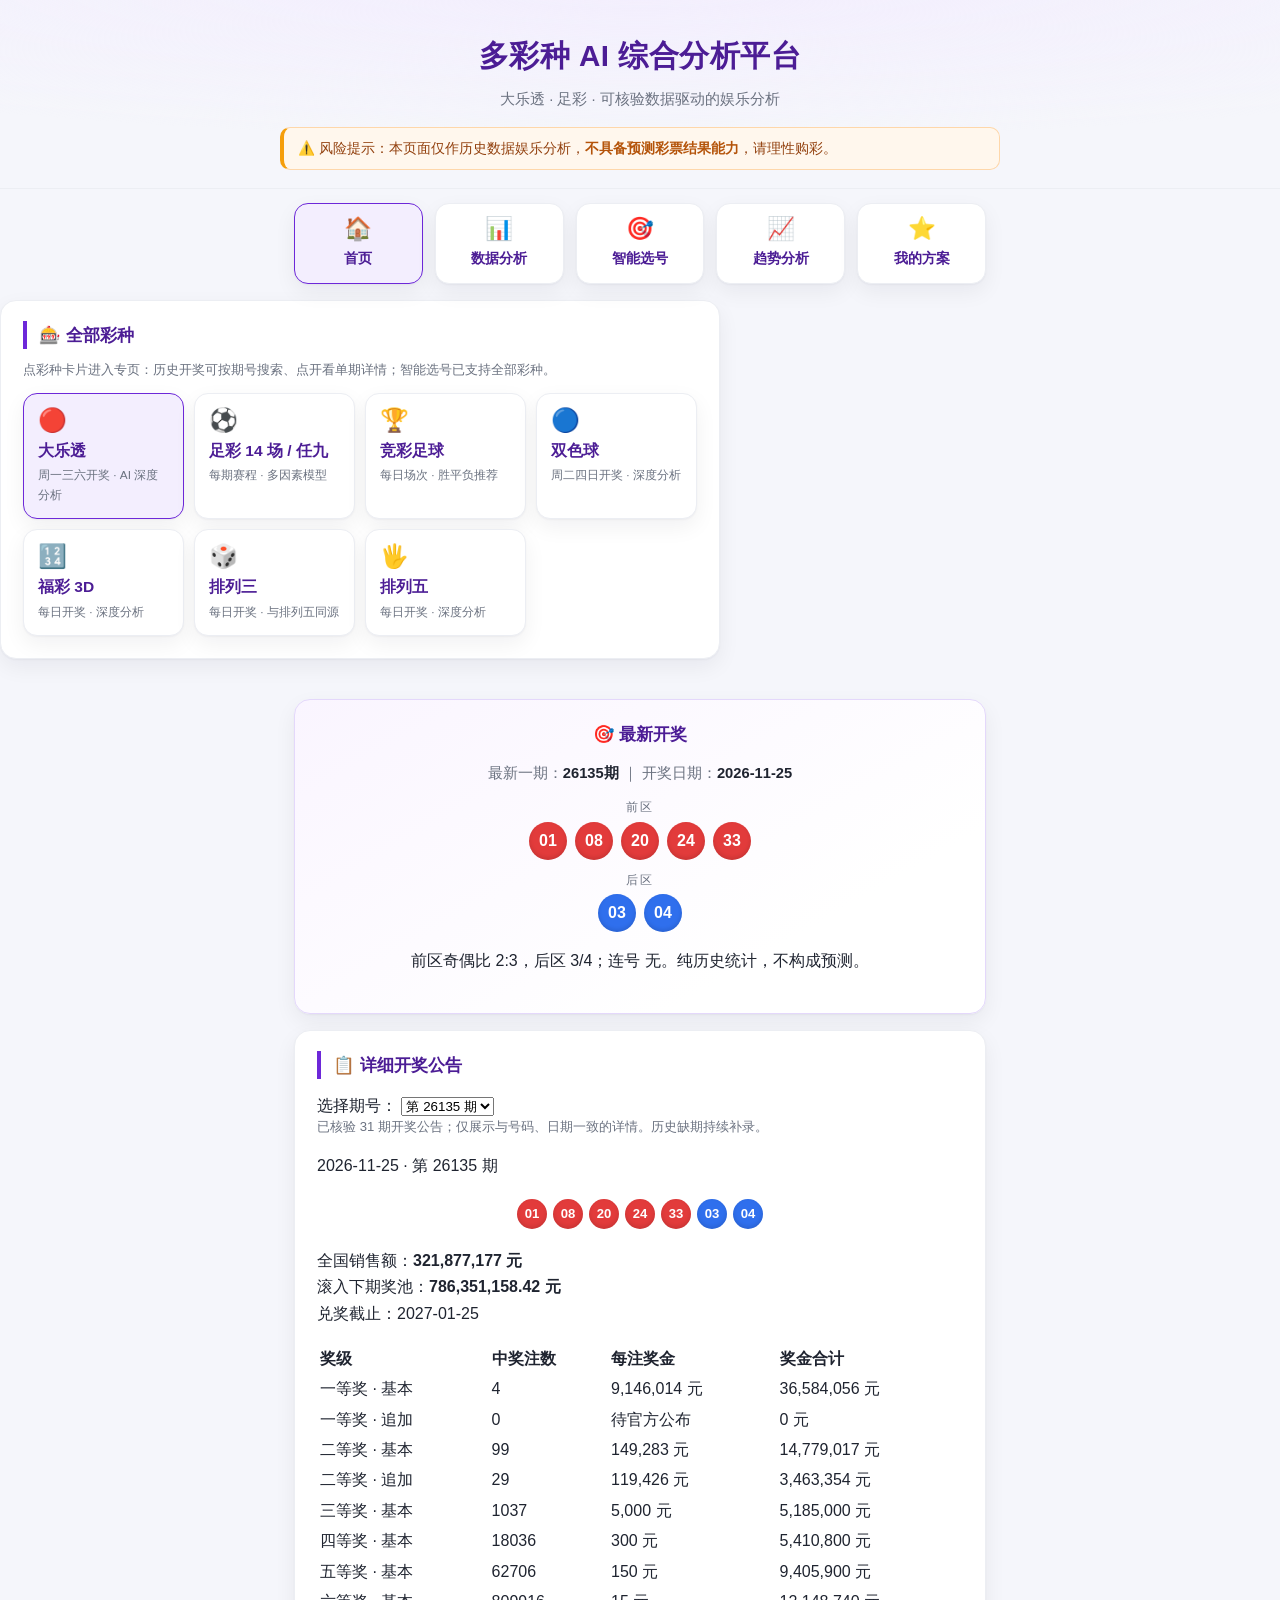
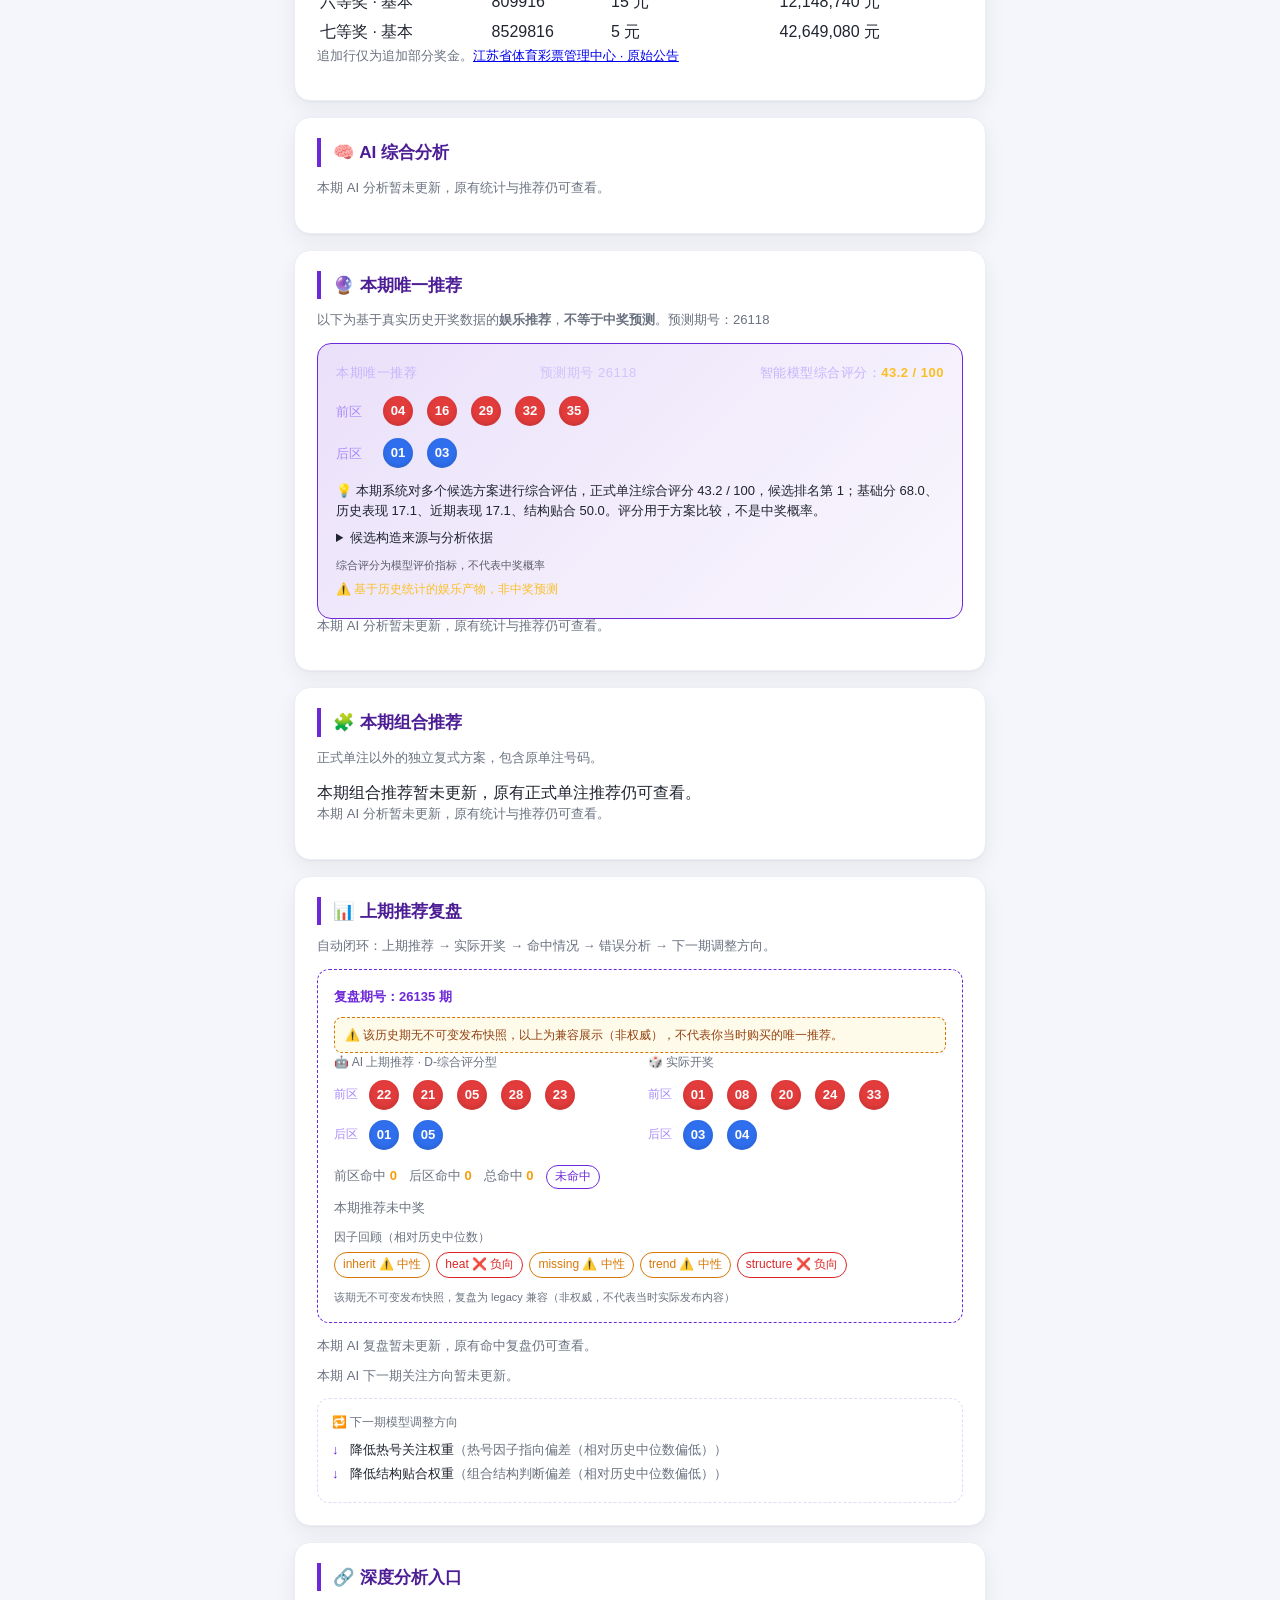
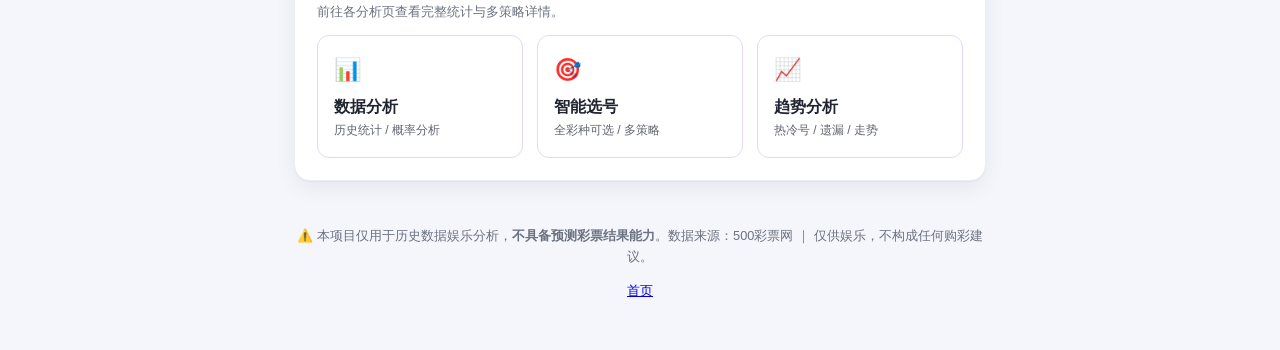
<file: public/index.html>
<!DOCTYPE html>
<html lang="zh-CN" prefix="og: https://ogp.me/ns#">
<head>
  <meta charset="UTF-8" />
  <meta name="viewport" content="width=device-width, initial-scale=1.0, viewport-fit=cover" />

  <!-- ===== SEO 基础 ===== -->
  <title>多彩种 AI 综合分析平台 - 大乐透与足彩数据分析</title>
  <meta name="description" content="多彩种 AI 综合分析平台：大乐透、双色球、福彩3D、排列三、排列五全量历史开奖统计、深度分析与多策略娱乐推荐，另有足彩胜负彩与竞彩足球分析。仅作娱乐研究，不预测彩票结果。" />
  <meta name="keywords" content="大乐透,大乐透分析,历史开奖数据,热号,冷号,彩票统计,娱乐分析,不预测" />
  <meta name="robots" content="index,follow" />
  <meta name="theme-color" content="#6d28d9" />
  <link rel="canonical" href="https://dlt-assistant.pages.dev/" />

  <!-- ===== favicon（内联 SVG，无外部依赖） ===== -->
  <link rel="icon" href="data:image/svg+xml,%3Csvg xmlns='http://www.w3.org/2000/svg' viewBox='0 0 64 64'%3E%3Crect width='64' height='64' rx='14' fill='%236d28d9'/%3E%3Ctext x='32' y='44' font-size='36' text-anchor='middle' fill='%23ffffff' font-family='sans-serif'%3E%E4%B9%90%3C/text%3E%3C/svg%3E" />

  <!-- ===== Open Graph / Twitter ===== -->
  <meta property="og:type" content="website" />
  <meta property="og:title" content="多彩种 AI 综合分析平台 - 大乐透/双色球/福彩3D/排列三/排列五/足彩/竞彩" />
  <meta property="og:description" content="大乐透、双色球、福彩3D、排列三、排列五全量历史开奖的统计深度分析与多策略娱乐推荐，及足彩/竞彩分析。仅娱乐，不预测。" />
  <meta property="og:url" content="https://dlt-assistant.pages.dev/" />
  <meta property="og:image" content="./assets/og-cover.png" />
  <meta property="og:locale" content="zh_CN" />
  <meta name="twitter:card" content="summary_large_image" />

  <link rel="stylesheet" href="./style.css" />
</head>
<body>
  <header class="site-header">
    <div class="brand">
      <h1>多彩种 AI 综合分析平台</h1>
      <p class="brand-tag">大乐透 · 足彩 · 可核验数据驱动的娱乐分析</p>
    </div>
    <div class="risk-banner">
      ⚠️ 风险提示：本页面仅作历史数据娱乐分析，<strong>不具备预测彩票结果能力</strong>，请理性购彩。
    </div>
  </header>

  <!-- 主导航（B-2：全局统一导航，当前页高亮） -->
  <nav class="site-nav" aria-label="主导航">
    <a class="quick-item" href="./index.html" aria-current="page"><span class="qi-ico">🏠</span><span class="qi-label">首页</span></a>
    <a class="quick-item" href="./score.html"><span class="qi-ico">📊</span><span class="qi-label">数据分析</span></a>
    <a class="quick-item" href="./pick.html"><span class="qi-ico">🎯</span><span class="qi-label">智能选号</span></a>
    <a class="quick-item" href="./trend-v2.html"><span class="qi-ico">📈</span><span class="qi-label">趋势分析</span></a>
    <a class="quick-item" href="./my.html"><span class="qi-ico">⭐</span><span class="qi-label">我的方案</span></a>
  </nav>

  <section class="card lottery-hub" aria-label="全部彩种">
    <h2>🎰 全部彩种</h2>
    <p class="hint">点彩种卡片进入专页：历史开奖可按期号搜索、点开看单期详情；智能选号已支持全部彩种。</p>
    <div class="lottery-grid">
      <a class="lottery-card is-active" href="./index.html"><span class="lc-ico">🔴</span><span class="lc-name">大乐透</span><span class="lc-sub">周一三六开奖 · AI 深度分析</span></a>
      <a class="lottery-card" href="./football.html"><span class="lc-ico">⚽</span><span class="lc-name">足彩 14 场 / 任九</span><span class="lc-sub">每期赛程 · 多因素模型</span></a>
      <a class="lottery-card" href="./jingcai.html"><span class="lc-ico">🏆</span><span class="lc-name">竞彩足球</span><span class="lc-sub">每日场次 · 胜平负推荐</span></a>
      <a class="lottery-card" href="./ssq.html"><span class="lc-ico">🔵</span><span class="lc-name">双色球</span><span class="lc-sub">周二四日开奖 · 深度分析</span></a>
      <a class="lottery-card" href="./fc3d.html"><span class="lc-ico">🔢</span><span class="lc-name">福彩 3D</span><span class="lc-sub">每日开奖 · 深度分析</span></a>
      <a class="lottery-card" href="./pl3.html"><span class="lc-ico">🎲</span><span class="lc-name">排列三</span><span class="lc-sub">每日开奖 · 与排列五同源</span></a>
      <a class="lottery-card" href="./pl5.html"><span class="lc-ico">🖐️</span><span class="lc-name">排列五</span><span class="lc-sub">每日开奖 · 深度分析</span></a>
    </div>
  </section>

  <div id="error" class="error-box" hidden>
    <p>⚠️ 暂未读取到分析数据。</p>
    <p class="error-detail" id="error-detail">请稍后刷新页面重试。</p>
  </div>

  <main id="content" hidden>
    <!-- ① 最新开奖 -->
    <section class="card latest-result">
      <h2>🎯 最新开奖</h2>
      <p class="latest-meta">最新一期：<strong id="latest-issue">—</strong> ｜ 开奖日期：<strong id="latest-date">—</strong></p>
      <div class="latest-balls">
        <span class="grp-label">前区</span>
        <div class="ball-row" id="latest-front"></div>
        <span class="grp-label">后区</span>
        <div class="ball-row" id="latest-back"></div>
      </div>
      <p class="latest-analysis" id="latest-analysis">—</p>
    </section>

    <section class="card" aria-labelledby="draw-detail-title">
      <h2 id="draw-detail-title">📋 详细开奖公告</h2>
      <label for="draw-detail-issue">选择期号：</label>
      <select id="draw-detail-issue" aria-label="开奖详情期号"></select>
      <p id="draw-detail-coverage" class="hint"></p>
      <div id="draw-details-body" aria-live="polite">正在读取官方奖金详情…</div>
    </section>

    <section class="card" aria-labelledby="ai-overview-title">
      <h2 id="ai-overview-title">🧠 AI 综合分析</h2>
      <div id="ai-overview" aria-live="polite">正在读取本期 AI 分析…</div>
    </section>

    <!-- ② 本期唯一推荐（P1-1：普通用户仅见一条正式推荐；A/B/C/D 为后台候选，不在此呈现，
         用户无需在 A/B/C/D 之间做选择） -->
    <section class="card">
      <h2>🔮 本期唯一推荐</h2>
      <p class="hint">以下为基于真实历史开奖数据的<strong>娱乐推荐</strong>，<strong>不等于中奖预测</strong>。预测期号：<span id="rec-target">—</span></p>
      <div id="primary-recommendation"></div>
      <div id="ai-single" aria-live="polite">AI 单注分析读取中…</div>
    </section>

    <section class="card" aria-labelledby="compound-title">
      <h2 id="compound-title">🧩 本期组合推荐</h2>
      <p class="hint">正式单注以外的独立复式方案，包含原单注号码。</p>
      <div id="compound-body" aria-live="polite">正在读取本期组合方案…</div>
      <div id="ai-compound" aria-live="polite">AI 组合分析读取中…</div>
    </section>

    <!-- ③ 上期推荐复盘（占位，Phase 2 复盘数据就绪后自动填充） -->
    <section class="card">
      <h2>📊 上期推荐复盘</h2>
      <p class="hint">自动闭环：上期推荐 → 实际开奖 → 命中情况 → 错误分析 → 下一期调整方向。</p>
      <div id="review-placeholder" style="border:1px dashed var(--accent, #6d28d9);border-radius:12px;padding:16px;text-align:center;color:var(--muted,#94a3b8)">
        加载中…
      </div>
      <div id="ai-review" aria-live="polite" style="margin-top:16px">AI 复盘读取中…</div>
      <div id="ai-next" aria-live="polite" style="margin-top:12px"></div>
      <!-- ③ 下一期模型调整方向（D2.2：复盘闭环末环，随复盘数据自动填充） -->
      <div id="next-adjustment" style="margin-top:12px;border:1px dashed var(--accent-line, #e4d8fb);border-radius:12px;padding:14px;">
        <div style="font-size:12px;color:var(--muted,#94a3b8);margin-bottom:6px;">🔁 下一期模型调整方向</div>
        <div id="next-adjustment-body">加载中…</div>
      </div>
    </section>

    <!-- ④ 深度分析入口 -->
    <section class="card">
      <h2>🔗 深度分析入口</h2>
      <p class="hint">前往各分析页查看完整统计与多策略详情。</p>
      <div class="entry-grid" style="display:grid;grid-template-columns:repeat(auto-fit,minmax(200px,1fr));gap:14px;margin-top:8px">
        <a class="entry-card" href="./score.html" style="display:block;padding:16px;border:1px solid var(--accent-line,#e4d8fb);border-radius:12px;text-decoration:none;color:inherit">
          <div style="font-size:22px">📊</div><div style="font-weight:600;margin-top:6px">数据分析</div><div style="font-size:12px;opacity:.7">历史统计 / 概率分析</div>
        </a>
        <a class="entry-card" href="./pick.html" style="display:block;padding:16px;border:1px solid var(--accent-line,#e4d8fb);border-radius:12px;text-decoration:none;color:inherit">
          <div style="font-size:22px">🎯</div><div style="font-weight:600;margin-top:6px">智能选号</div><div style="font-size:12px;opacity:.7">全彩种可选 / 多策略</div>
        </a>
        <a class="entry-card" href="./trend-v2.html" style="display:block;padding:16px;border:1px solid var(--accent-line,#e4d8fb);border-radius:12px;text-decoration:none;color:inherit">
          <div style="font-size:22px">📈</div><div style="font-weight:600;margin-top:6px">趋势分析</div><div style="font-size:12px;opacity:.7">热冷号 / 遗漏 / 走势</div>
        </a>
      </div>
    </section>

    <footer class="site-footer">
      <p>⚠️ 本项目仅用于历史数据娱乐分析，<strong>不具备预测彩票结果能力</strong>。数据来源：500彩票网 ｜ 仅供娱乐，不构成任何购彩建议。</p>
      <p><a href="./index.html" class="back-link">首页</a></p>
    </footer>
  </main>

  <script src="./app.js?v=task46" defer></script>
  <script src="./draw-enhancements.js?v=task45" defer></script>
  <script src="./ai-cycle.js?v=task45" defer></script>
</body>
</html>
</file>
<file: public/style.css>
/* =========================================================
   大乐透 AI 娱乐分析助手 · 视觉样式 v1.1
   纯 CSS · 移动优先 · 无框架/无构建
   主题：品牌紫(#6d28d9) / 前区红(#e23b3b) / 后区蓝(#2f6fed)
   ========================================================= */

:root {
  --bg: #f5f6fb;
  --card: #ffffff;
  --text: #1f2430;
  --muted: #6b7280;
  --line: #eceef3;

  --accent: #6d28d9;        /* 品牌紫，与 favicon / theme-color 一致 */
  --accent-deep: #4c1d95;
  --accent-soft: #f3eefe;
  --accent-line: #e4d8fb;

  --front: #e23b3b;         /* 前区：红 */
  --back: #2f6fed;          /* 后区：蓝 */

  --warn: #b45309;
  --warn-bg: #fff7ed;
  --warn-line: #fed7aa;

  --shadow: 0 1px 2px rgba(17,24,39,.04), 0 8px 22px rgba(17,24,39,.06);
  --radius: 16px;
}

* { box-sizing: border-box; }

html, body {
  margin: 0;
  padding: 0;
  background: var(--bg);
  color: var(--text);
  font-family: -apple-system, BlinkMacSystemFont, "Segoe UI", "PingFang SC",
    "Hiragino Sans GB", "Microsoft YaHei", sans-serif;
  line-height: 1.65;
  -webkit-text-size-adjust: 100%;
  overflow-x: hidden;           /* 兜底：杜绝小屏横向滚动 */
}
html { scroll-behavior: smooth; }

/* ===================== 头部品牌区 ===================== */
.site-header {
  text-align: center;
  padding: calc(32px + env(safe-area-inset-top, 0px)) 16px 18px;
  background:
    radial-gradient(130% 120% at 50% -10%, var(--accent-soft) 0%, rgba(243,238,254,0) 70%),
    var(--bg);
  border-bottom: 1px solid var(--line);
}
.brand h1 {
  font-size: 1.6rem;
  margin: 0 0 6px;
  letter-spacing: .5px;
  color: var(--accent-deep);
  font-weight: 800;
}
.brand-tag {
  color: var(--muted);
  font-size: .92rem;
  margin: 0;
}
.subtitle {
  color: var(--muted);
  font-size: .9rem;
  margin: 0;
}
.risk-banner {
  max-width: 720px;
  margin: 16px auto 0;
  background: var(--warn-bg);
  border: 1px solid var(--warn-line);
  border-left: 4px solid #f59e0b;
  color: #92400e;
  border-radius: 10px;
  padding: 10px 14px;
  font-size: .85rem;
  line-height: 1.55;
  text-align: left;
}
.risk-banner strong { color: var(--warn); }

/* ===================== 页面级 header 微调（D-3 归并：原分散于 score/pick/trend/trend-v2.css） ===================== */
.score-header, .pick-header, .trend-header { padding-bottom: 14px; }
.score-header .brand h1, .pick-header .brand h1, .trend-header .brand h1 { font-size: 1.5rem; }

/* ===================== 导航项基类（.site-nav 复用；D-3 移除死容器 .quick-nav） ===================== */
.quick-item {
  display: flex;
  flex-direction: column;
  align-items: center;
  gap: 4px;
  padding: 14px 8px;
  background: var(--card);
  border: 1px solid var(--line);
  border-radius: 14px;
  box-shadow: var(--shadow);
  text-decoration: none;
  color: var(--text);
  transition: transform .15s ease, box-shadow .15s ease, border-color .15s ease;
}
.quick-item:hover {
  transform: translateY(-2px);
  border-color: var(--accent-line);
  box-shadow: 0 6px 16px rgba(109,40,217,.12);
}
.quick-item .qi-ico { font-size: 1.5rem; line-height: 1.2; }
.quick-item .qi-label { font-size: .96rem; font-weight: 700; color: var(--accent-deep); }
.quick-item .qi-sub { font-size: .74rem; color: var(--muted); }
.lottery-switch {
  max-width: 720px;
  margin: 12px auto 0;
  padding: 0 14px;
  display: flex;
  gap: 8px;
  align-items: center;
  overflow-x: auto;
}
.lottery-switch-label { color: var(--muted); font-size: .82rem; flex: 0 0 auto; }
.lottery-pill {
  flex: 0 0 auto;
  padding: 7px 12px;
  border: 1px solid var(--line);
  border-radius: 999px;
  background: var(--card);
  color: var(--text);
  text-decoration: none;
  font-size: .84rem;
  font-weight: 700;
}
.lottery-pill.is-active { border-color: var(--accent); color: var(--accent-deep); background: var(--accent-soft); }
.lottery-hub { max-width: 720px; margin: 12px auto 0; }
.lottery-grid {
  display: grid;
  grid-template-columns: repeat(auto-fill, minmax(158px, 1fr));
  gap: 10px;
}
.lottery-card {
  display: flex;
  flex-direction: column;
  gap: 3px;
  padding: 13px 14px;
  border: 1px solid var(--line);
  border-radius: 14px;
  background: var(--card);
  box-shadow: var(--shadow);
  text-decoration: none;
  color: var(--text);
  transition: transform .15s ease, box-shadow .15s ease, border-color .15s ease;
}
.lottery-card:hover { transform: translateY(-2px); border-color: var(--accent-line); box-shadow: 0 6px 16px rgba(109,40,217,.12); }
.lottery-card.is-active { border-color: var(--accent); background: var(--accent-soft); }
.lottery-card .lc-ico { font-size: 1.45rem; line-height: 1.2; }
.lottery-card .lc-name { font-size: .97rem; font-weight: 700; color: var(--accent-deep); }
.lottery-card .lc-sub { font-size: .74rem; color: var(--muted); }
@media (max-width: 400px) {
  .quick-item { padding: 12px 6px; }
  .quick-item .qi-label { font-size: .88rem; }
}

/* ===================== 主容器 ===================== */
main {
  max-width: 720px;
  margin: 0 auto;
  padding: 8px 14px 28px;
}

/* ===================== 卡片 ===================== */
.card {
  background: var(--card);
  border: 1px solid var(--line);
  border-radius: var(--radius);
  box-shadow: var(--shadow);
  padding: 18px 18px 20px;
  margin: 16px 0;
}
.card h2 {
  font-size: 1.08rem;
  margin: 0 0 14px;
  padding-left: 12px;
  border-left: 4px solid var(--accent);
  color: var(--accent-deep);
  font-weight: 700;
}

/* ① 产品介绍（hero 卡） */
.section-intro {
  background: linear-gradient(135deg, #faf5ff 0%, #ffffff 72%);
  border-color: var(--accent-line);
}
.section-intro h2 { border-left-color: var(--accent); }
.section-intro p { font-size: .92rem; margin: 8px 0; }
.intro-list,
.report-links {
  margin: 12px 0 4px;
  padding-left: 20px;
}
.intro-list li,
.report-links li {
  margin: 7px 0;
  font-size: .92rem;
  line-height: 1.6;
}
.report-links a {
  color: var(--accent);
  text-decoration: none;
  font-weight: 500;
  display: inline-block;        /* touch 友好：扩大命中区域 */
  padding: 8px 6px;
  margin: -8px -6px;
}
.report-links a:hover { text-decoration: underline; }

/* ===================== ② 数据覆盖卡（移动端首屏重点） ===================== */
.cover-card { text-align: center; }
.cover-card h2 {
  display: inline-flex;
  align-items: center;
  gap: 6px;
  border-left: none;
  padding-left: 0;
  margin-bottom: 6px;
}
.cover-count {
  font-size: 3rem;
  font-weight: 800;
  color: var(--accent);
  line-height: 1.1;
  margin: 6px 0 2px;
}
.cover-count .cover-unit {
  font-size: 1.2rem;
  color: var(--muted);
  margin-left: 6px;
  font-weight: 600;
}
.cover-desc {
  color: var(--muted);
  font-size: .95rem;
  margin: 4px 0 10px;
}
.cover-range {
  font-size: 1.02rem;
  font-weight: 600;
  color: var(--text);
  margin: 2px 0;
  font-variant-numeric: tabular-nums;
}
.cover-source {
  color: var(--muted);
  font-size: .88rem;
  margin: 4px 0 0;
}
.cover-card .subtitle {
  margin-top: 12px;
  padding-top: 10px;
  border-top: 1px dashed var(--line);
}

.block { margin: 14px 0; }
.block h3 {
  font-size: .95rem;
  color: var(--muted);
  margin: 0 0 8px;
  font-weight: 600;
}
.hint {
  font-size: .82rem;
  color: var(--muted);
  margin: -4px 0 12px;
}

/* ===================== 号码球 ===================== */
.ball {
  display: inline-flex;
  align-items: center;
  justify-content: center;
  width: 30px;
  height: 30px;
  border-radius: 50%;
  color: #fff;
  font-size: .82rem;
  font-weight: 700;
  margin: 3px;
  box-shadow: inset 0 -2px 4px rgba(0,0,0,.12);
}
.ball.front { background: var(--front); }
.ball.back  { background: var(--back); }

/* ===================== 排行榜 ===================== */
.rank-list { display: flex; flex-wrap: wrap; gap: 6px 10px; }
.rank-item {
  display: inline-flex;
  align-items: center;
  gap: 6px;
  background: #f3f4f6;
  border-radius: 999px;
  padding: 4px 10px 4px 4px;
  font-size: .85rem;
}
.rank-item .num {
  display: inline-flex;
  align-items: center;
  justify-content: center;
  width: 24px; height: 24px;
  border-radius: 50%;
  color: #fff;
  font-size: .78rem;
  font-weight: 700;
}
.rank-item .num.front { background: var(--front); }
.rank-item .num.back  { background: var(--back); }
.rank-item .cnt { color: var(--muted); }
.rank-item .omit { color: var(--warn); font-weight: 600; }

/* ===================== 条形图 ===================== */
.bars { display: flex; flex-direction: column; gap: 7px; }
.bar-row { display: flex; align-items: center; gap: 8px; font-size: .85rem; }
.bar-label { width: 64px; flex: none; color: var(--muted); }
.bar-track {
  flex: 1;
  background: #eef1f6;
  border-radius: 6px;
  height: 16px;
  overflow: hidden;
}
.bar-fill {
  height: 100%;
  background: linear-gradient(90deg, var(--accent) 0%, #8b5cf6 100%);
  border-radius: 6px;
  transition: width .3s ease;
}
.bar-val { width: 56px; flex: none; text-align: right; color: var(--muted); }

.metric-line { font-size: .95rem; margin: 4px 0; }
.metric-line strong { color: var(--accent); font-size: 1.05rem; }

/* ===================== 推荐卡片 ===================== */
.rec-grid {
  display: grid;
  grid-template-columns: 1fr;
  gap: 12px;
}
@media (min-width: 560px) {
  /* 4 策略（A/B/C/D）2×2 布局，避免桌面端 3+1 错位（D-2） */
  .rec-grid { grid-template-columns: repeat(2, 1fr); }
}
.rec-card {
  border: 1px solid var(--line);
  border-radius: 12px;
  padding: 12px;
  text-align: center;
  background: #fff;
  transition: transform .15s ease, box-shadow .15s ease;
}
.rec-card:hover {
  transform: translateY(-2px);
  box-shadow: 0 6px 16px rgba(109,40,217,.12);
}
.rec-card h4 { margin: 0 0 4px; font-size: .95rem; color: var(--accent-deep); }
.rec-card .tag { color: var(--muted); font-size: .78rem; display: block; margin-bottom: 8px; }
.rec-card .grp { margin: 6px 0; }
.rec-card .grp span.lbl { font-size: .75rem; color: var(--muted); display: block; }

/* ===================== 免责声明 ===================== */
.disclaimer {
  background: var(--warn-bg);
  border: 1px solid var(--warn-line);
}
.disclaimer h2 { border-left-color: var(--warn); color: var(--warn); }
.disclaimer p { font-size: .88rem; margin: 6px 0; color: #7c4a03; }

/* ===================== 错误 ===================== */
.error-box {
  max-width: 720px;
  margin: 20px auto;
  background: #fff5f5;
  border: 1px solid #fecaca;
  color: #9b1c1c;
  border-radius: 12px;
  padding: 16px;
  text-align: center;
}
.error-detail { font-size: .8rem; color: #b91c1c; word-break: break-all; }
.error-hint { font-size: .82rem; color: var(--muted); }

/* ===================== 页脚 ===================== */
.site-footer {
  text-align: center;
  color: var(--muted);
  font-size: .8rem;
  padding: 16px 0 calc(8px + env(safe-area-inset-bottom, 0px));
}

/* ===================== ① 最新开奖结果（v1.3 置顶核心卡） ===================== */
.latest-result {
  text-align: center;
  background: linear-gradient(150deg, #faf5ff 0%, #ffffff 74%);
  border-color: var(--accent-line);
}
.latest-result h2 {
  display: inline-flex;
  align-items: center;
  gap: 6px;
  border-left: none;
  padding-left: 0;
  margin-bottom: 8px;
}
.latest-meta {
  color: var(--muted);
  font-size: .92rem;
  margin: 4px 0 12px;
}
.latest-meta strong { color: var(--text); font-weight: 700; }
.latest-balls { margin: 6px 0 2px; }
.grp-label {
  display: block;
  font-size: .78rem;
  color: var(--muted);
  margin: 10px 0 4px;
  letter-spacing: 2px;
}
.ball-row {
  display: flex;
  justify-content: center;
  flex-wrap: wrap;
}
.latest-result .ball {
  width: 38px;
  height: 38px;
  font-size: 1rem;
  margin: 0;
}
.latest-result .ball-row { gap: 8px; }

/* ===================== ④ 数据统计：子区层级 ===================== */
.stats-sub {
  margin-top: 16px;
  padding-top: 14px;
  border-top: 1px dashed var(--line);
}
.stats-sub:first-child { margin-top: 0; padding-top: 0; border-top: none; }
.stats-sub h3 {
  font-size: 1rem;
  color: var(--accent-deep);
  margin: 0 0 10px;
  font-weight: 700;
}
.block h4 {
  font-size: .9rem;
  color: var(--muted);
  margin: 0 0 8px;
  font-weight: 600;
}

/* ===================== 小屏（≤400px）微调：球尺寸 / 条形图 / 层级 ===================== */
@media (max-width: 400px) {
  .ball {
    width: 28px;
    height: 28px;
    font-size: .78rem;
    margin: 2px;
  }
  .latest-result .ball {
    width: 32px;
    height: 32px;
    font-size: .88rem;
    margin: 0;
  }
  .rec-card { padding: 10px 8px; }
  .rec-card h4 { font-size: .9rem; }
  .bar-label { width: 56px; }
  .bar-val { width: 48px; }
  .brand h1 { font-size: 1.45rem; }
  main { padding-left: 12px; padding-right: 12px; }
  .card { padding: 14px 14px 16px; }
}

code {
  background: #eef1f6;
  padding: 1px 5px;
  border-radius: 4px;
  font-size: .82em;
}

/* ===================== 大屏微调 ===================== */
@media (min-width: 760px) {
  .brand h1 { font-size: 1.85rem; }
  .card { padding: 20px 22px 22px; }
}

/* ===================== 全局导航 .site-nav（B-2，复用 .qi-* 视觉） ===================== */
.site-nav {
  max-width: 720px;
  margin: 14px auto 0;
  padding: 0 14px;
  display: grid;
  grid-template-columns: repeat(5, 1fr);
  gap: 12px;
}
.site-nav a {
  display: flex;
  flex-direction: column;
  align-items: center;
  gap: 4px;
  padding: 12px 6px;
  background: var(--card);
  border: 1px solid var(--line);
  border-radius: 14px;
  box-shadow: var(--shadow);
  text-decoration: none;
  color: var(--text);
  transition: transform .15s ease, box-shadow .15s ease, border-color .15s ease;
}
.site-nav a:hover {
  transform: translateY(-2px);
  border-color: var(--accent-line);
  box-shadow: 0 6px 16px rgba(109,40,217,.12);
}
.site-nav a .qi-ico { font-size: 1.4rem; line-height: 1.2; }
.site-nav a .qi-label { font-size: .9rem; font-weight: 700; color: var(--accent-deep); }
.site-nav a .qi-sub { font-size: .72rem; color: var(--muted); }
.site-nav a[aria-current="page"] {
  border-color: var(--accent);
  background: var(--accent-soft);
}
@media (max-width: 480px) {
  .site-nav { grid-template-columns: repeat(3, 1fr); gap: 10px; padding: 0 12px; }
  .site-nav a { padding: 10px 6px; }
}

/* ===================== 我的方案（my）页面组件 ===================== */
.my-tabs {
  display: flex;
  flex-wrap: wrap;
  gap: 8px;
  margin: 14px 0 4px;
}
.my-tab {
  flex: 1 1 auto;
  min-width: 88px;
  padding: 10px 8px;
  border: 1px solid var(--line);
  background: var(--card);
  border-radius: 12px;
  box-shadow: var(--shadow);
  font-size: .9rem;
  font-weight: 600;
  color: var(--muted);
  cursor: pointer;
  transition: color .15s ease, border-color .15s ease, background .15s ease;
}
.my-tab[aria-selected="true"] {
  color: var(--accent-deep);
  border-color: var(--accent);
  background: var(--accent-soft);
}
.my-panel { margin-top: 12px; }
.my-panel[hidden] { display: none; }

.my-list { display: block; }
.my-item {
  display: flex;
  align-items: center;
  justify-content: space-between;
  gap: 10px;
  padding: 12px;
  border: 1px solid var(--line);
  border-radius: 12px;
  margin: 10px 0;
  background: #fff;
}
.my-item .my-meta {
  display: flex;
  flex-direction: column;
  gap: 4px;
  min-width: 0;
}
.my-item .my-name {
  font-weight: 700;
  color: var(--accent-deep);
  font-size: .95rem;
  word-break: break-all;
}
.my-item .my-date {
  font-size: .76rem;
  color: var(--muted);
}
.my-item .my-combo {
  display: flex;
  flex-wrap: wrap;
  gap: 4px;
  align-items: center;
}
.my-item .my-actions { flex: none; }

.my-empty {
  color: var(--muted);
  font-size: .9rem;
  text-align: center;
  padding: 20px 0;
}

.my-actions-row {
  margin-top: 12px;
  display: flex;
  justify-content: flex-end;
}
.my-btn {
  padding: 9px 14px;
  border-radius: 10px;
  font-size: .88rem;
  font-weight: 600;
  cursor: pointer;
  background: var(--card);
  border: 1px solid var(--line);
  color: var(--text);
  transition: filter .15s ease, border-color .15s ease;
}
.my-btn:hover { filter: brightness(.98); }
.my-btn.btn-danger {
  background: #fff5f5;
  border-color: #fecaca;
  color: #b91c1c;
}

.prefs-list { display: block; }
.pref-row {
  display: flex;
  justify-content: space-between;
  gap: 12px;
  padding: 9px 0;
  border-bottom: 1px dashed var(--line);
  font-size: .92rem;
}
.pref-row:last-child { border-bottom: none; }
.pref-row .pk { color: var(--muted); }
.pref-row .pv { font-weight: 600; color: var(--text); }

.data-note {
  font-size: .86rem;
  color: #7c4a03;
  line-height: 1.7;
  margin: 6px 0 0;
}

@media (max-width: 400px) {
  .my-tab { min-width: 0; flex: 1 1 44%; font-size: .84rem; padding: 9px 6px; }
  .my-item { padding: 10px; }
}

/* 历史开奖交互（收起/搜索/分页/单期详情） */
.hist-tools { display: flex; gap: 8px; align-items: center; flex-wrap: wrap; margin: 10px 0; }
.hist-q { flex: 1 1 160px; min-width: 140px; padding: 9px 12px; border: 1px solid #cbd5e1; border-radius: 10px; font-size: 14px; background: #fff; color: inherit; }
.hist-btn { padding: 9px 14px; border: 1px solid #0f766e; color: #0f766e; background: #fff; border-radius: 10px; font-size: 14px; cursor: pointer; }
.hist-btn:active { background: #f0fdfa; }
.hist-row { cursor: pointer; }
.hist-row:hover { background: #f8fafc; }
.hist-detail { padding: 12px; background: #f8fafc; border: 1px solid #e2e8f0; border-radius: 12px; margin: 4px 0 12px; }
.hist-count { margin-left: auto; }
</file>
